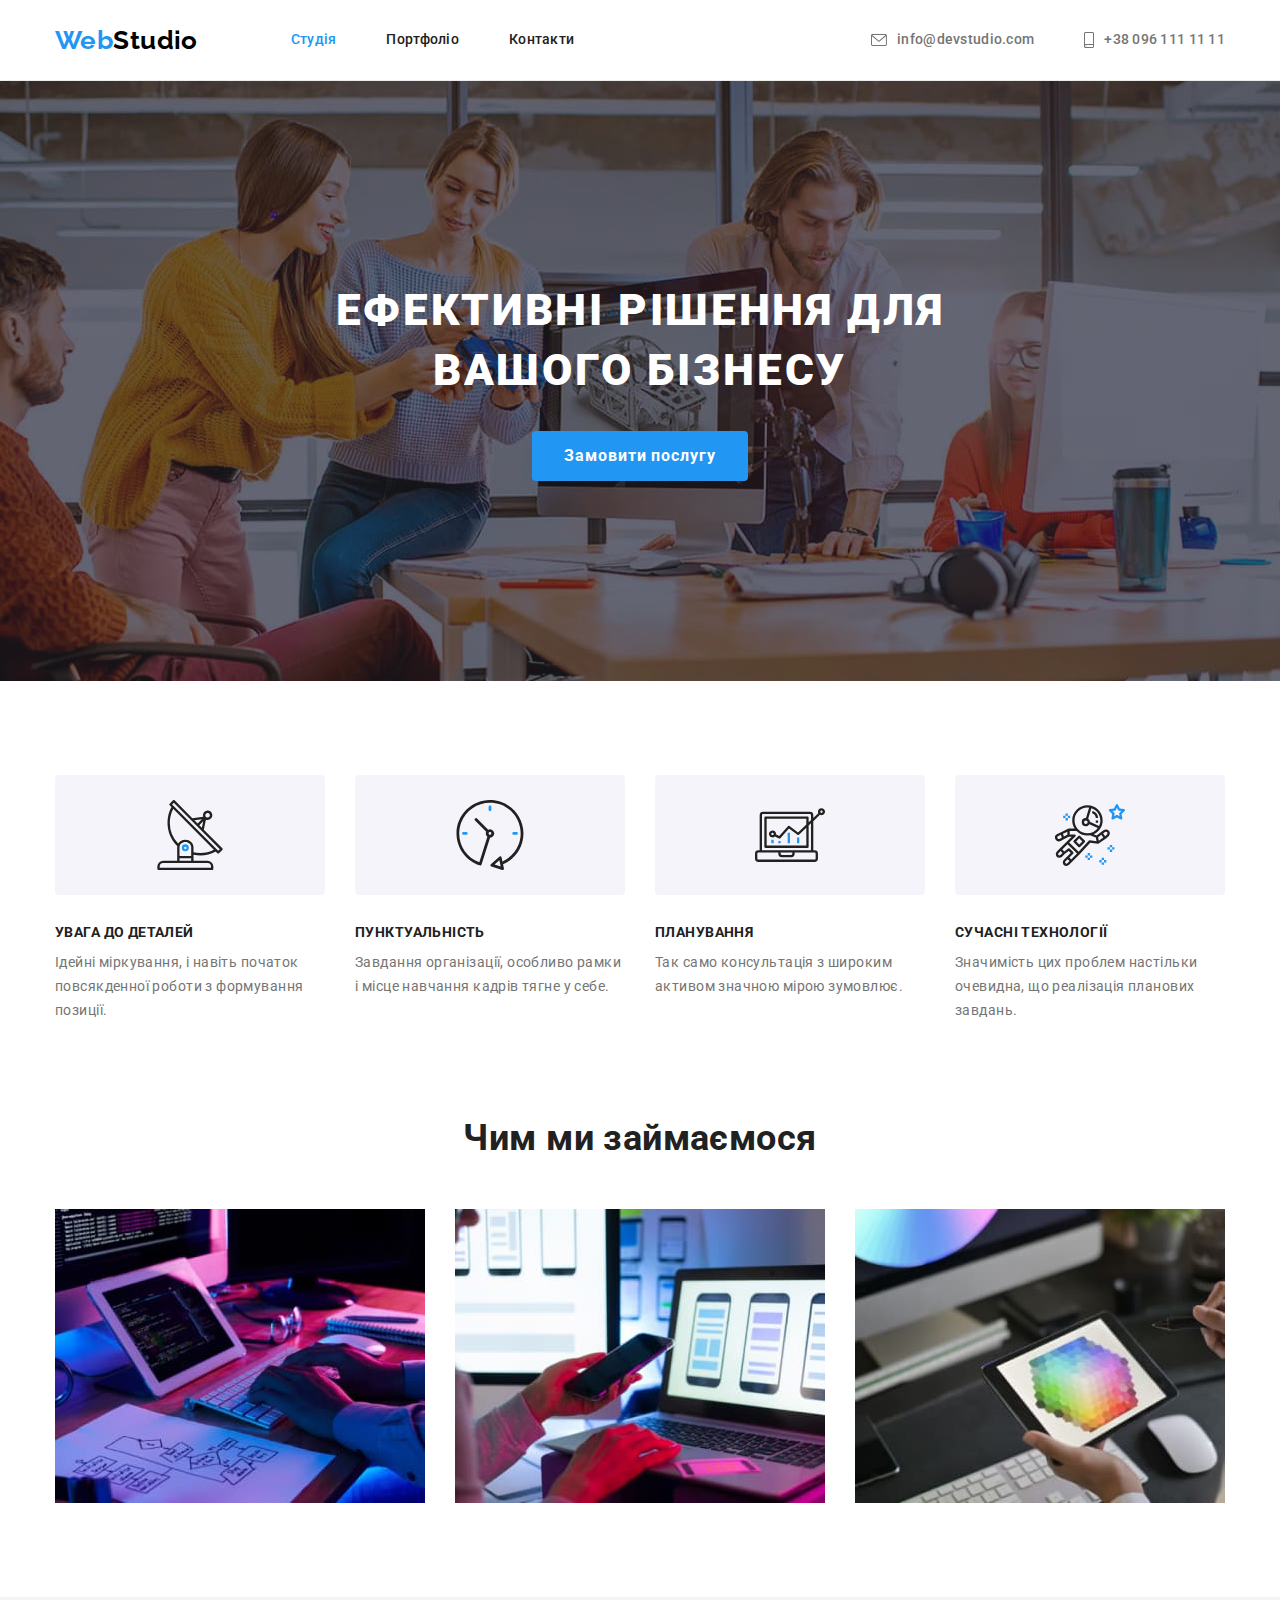
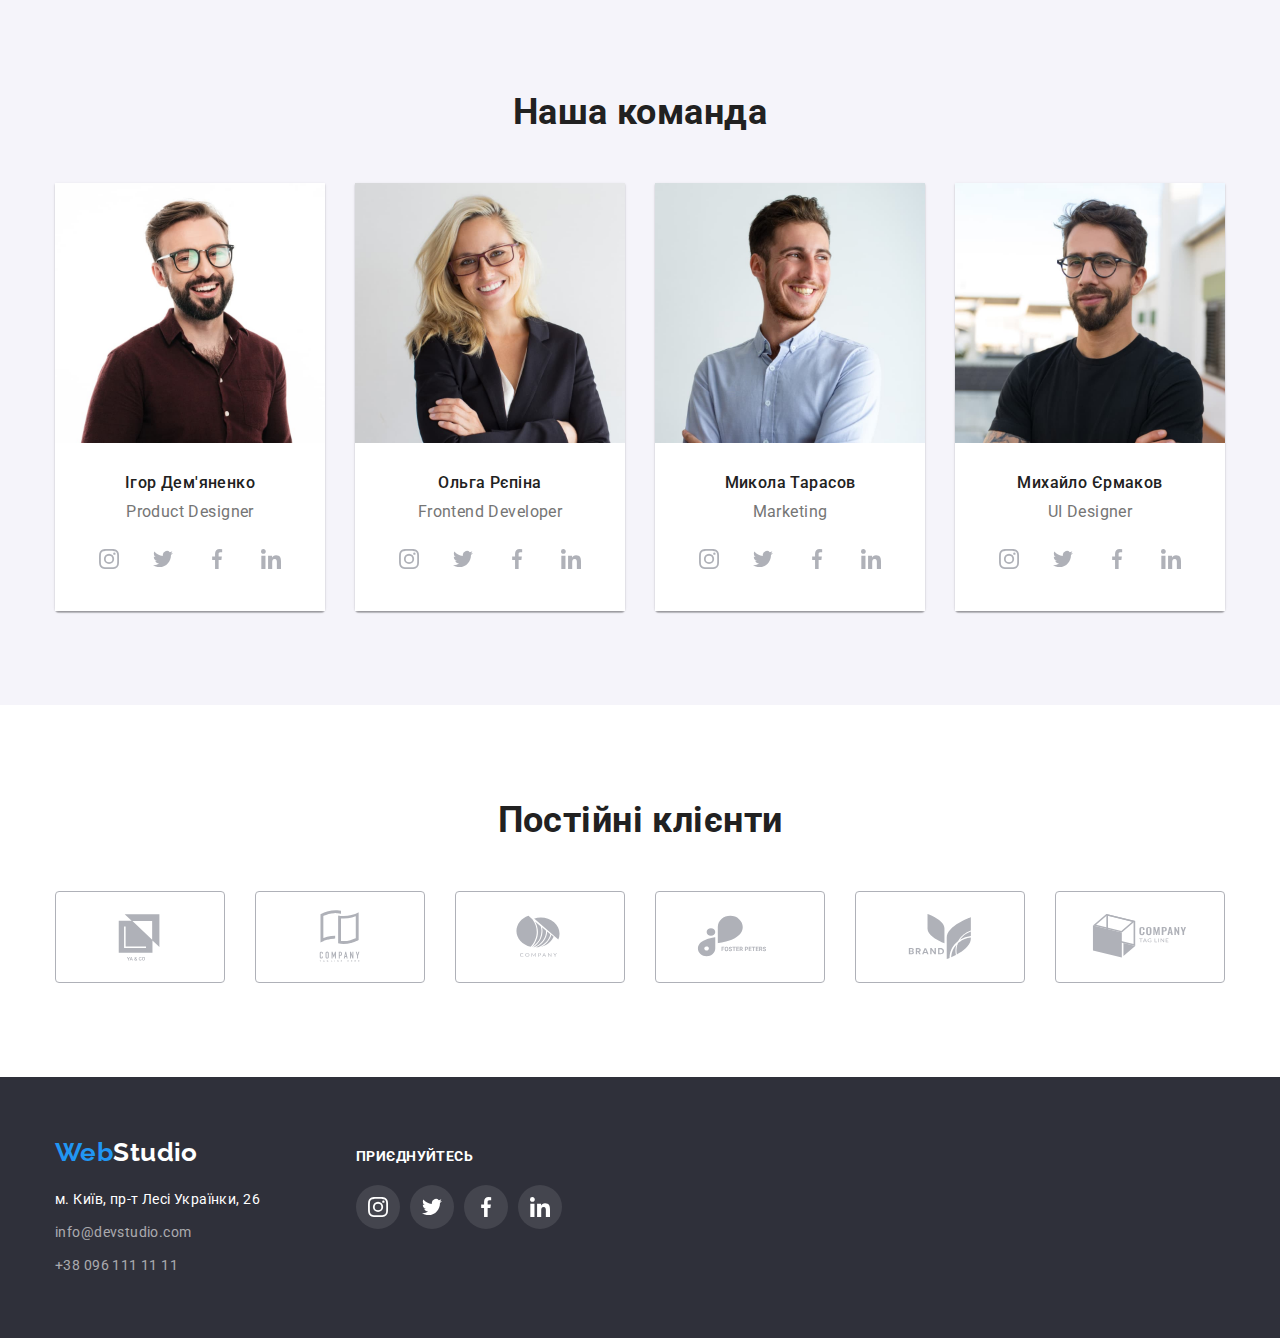
<file: index.html>
<!DOCTYPE html>
<html lang="uk">
  <head>
    <meta charset="UTF-8" />
    <meta http-equiv="X-UA-Compatible" content="IE=edge" />
    <meta name="viewport" content="width=device-width, initial-scale=1.0" />
    <title>Студія</title>
    <link
      rel="stylesheet"
      href="https://cdnjs.cloudflare.com/ajax/libs/modern-normalize/1.1.0/modern-normalize.min.css"
    />
    <link rel="preconnect" href="https://fonts.googleapis.com" />
    <link rel="preconnect" href="https://fonts.gstatic.com" crossorigin />
    <link
      href="https://fonts.googleapis.com/css2?family=Raleway:wght@700&family=Roboto:wght@400;500;700;900&display=swap"
      rel="stylesheet"
    />
    <link rel="stylesheet" href="./css/styles.css" />
  </head>
  <body>
    <header class="header">
      <div class="container header-wrap">
        <nav class="nav">
          <a class="logo" href="./index.html" lang="en"><span>Web</span>Studio</a>
          <ul class="list site-nav">
            <li class="nav-item"><a class="link current" href="./index.html">Студія</a></li>
            <li class="nav-item"><a class="link" href="./portfolio.html">Портфоліо</a></li>
            <li class="nav-item"><a class="link" href="">Контакти</a></li>
          </ul>
        </nav>

        <ul class="list header-contacts">
          <li class="contacts-item">
            <a
              class="link contacts-link"
              href="mailto:info@devstudio.com"
              aria-label="mail"
              lang="en"
            >
              <svg class="contacts-icon" width="16" height="12">
                <use href="./images/icons.svg#envelope"></use>
              </svg>
              info@devstudio.com</a
            >
          </li>
          <li class="contacts-item">
            <a class="link contacts-link" href="tel:+380961111111" area-label="phone">
              <svg class="contacts-icon" width="10" height="16">
                <use href="./images/icons.svg#smartphone"></use>
              </svg>
              +38 096 111 11 11</a
            >
          </li>
        </ul>
      </div>
    </header>

    <main>
      <!-- Hero -->

      <section class="section hero">
        <div class="hero-wrap">
          <h1 class="hero-title">Ефективні рішення для вашого бізнесу</h1>
          <button class="hero-btn" type="button">Замовити послугу</button>
        </div>
      </section>

      <!-- Benefits -->

      <section class="section benefits">
        <div class="container benefits-wrap">
          <h2 class="benefits-title">Особливості</h2>
          <ul class="list benefits-list">
            <li class="benefits-item">
              <div class="benefits-icon-wrap">
                <svg class="benefits-icon" width="70" height="70">
                  <use href="./images/icons.svg#antenna"></use>
                </svg>
              </div>
              <h3 class="title benefits-subtitle">УВАГА ДО ДЕТАЛЕЙ</h3>
              <p>Ідейні міркування, і навіть початок повсякденної роботи з формування позиції.</p>
            </li>
            <li class="benefits-item">
              <div class="benefits-icon-wrap">
                <svg class="benefits-icon" width="70" height="70">
                  <use href="./images/icons.svg#clock"></use>
                </svg>
              </div>
              <h3 class="title benefits-subtitle">ПУНКТУАЛЬНІСТЬ</h3>
              <p>Завдання організації, особливо рамки і місце навчання кадрів тягне у себе.</p>
            </li>
            <li class="benefits-item">
              <div class="benefits-icon-wrap">
                <svg class="benefits-icon" width="70" height="70">
                  <use href="./images/icons.svg#diagram"></use>
                </svg>
              </div>
              <h3 class="title benefits-subtitle">ПЛАНУВАННЯ</h3>
              <p>Так само консультація з широким активом значною мірою зумовлює.</p>
            </li>
            <li class="benefits-item">
              <div class="benefits-icon-wrap">
                <svg class="benefits-icon" width="70" height="70">
                  <use href="./images/icons.svg#astronaut"></use>
                </svg>
              </div>
              <h3 class="title benefits-subtitle">СУЧАСНІ ТЕХНОЛОГІЇ</h3>
              <p>Значимість цих проблем настільки очевидна, що реалізація планових завдань.</p>
            </li>
          </ul>
        </div>
      </section>

      <!-- Examples -->

      <section class="section examples">
        <div class="container examples-wrap">
          <h2 class="examples-title">Чим ми займаємося</h2>
          <ul class="list examples-list">
            <li><img src="./images/layout.jpg" alt="Верстка" width="370" /></li>
            <li><img src="./images/design.jpg" alt="Дизайн" width="370" /></li>
            <li><img src="./images/styles.jpg" alt="Стилізація" width="370" /></li>
          </ul>
        </div>
      </section>

      <!-- Team -->

      <section class="section team">
        <div class="container team-wrap">
          <h2 class="team-title">Наша команда</h2>
          <ul class="list team-list">
            <li class="team-item">
              <img src="./images/igor.jpg" alt="Портрет Ігор Дем'яненко" width="270" />
              <div class="team-members-wrap">
                <h3 class="title team-subtitle">Ігор Дем'яненко</h3>
                <p class="text team-text" lang="en">Product Designer</p>
                <ul class="social-list">
                  <li class="social-item">
                    <a
                      class="social-link"
                      href="https://www.instagram.com/"
                      target="_blank"
                      rel="noopener noreferrer"
                      area-label="instagram"
                    >
                      <svg class="social-icon" width="20" height="20">
                        <use href="./images/icons.svg#instagram"></use>
                      </svg>
                    </a>
                  </li>
                  <li class="social-item">
                    <a
                      class="social-link"
                      href="https://www.twitter.com/"
                      target="_blank"
                      rel="noopener noreferrer"
                      area-label="twitter"
                    >
                      <svg class="social-icon" width="20" height="20">
                        <use href="./images/icons.svg#twitter"></use>
                      </svg>
                    </a>
                  </li>
                  <li class="social-item">
                    <a
                      class="social-link"
                      href="https://www.facebook.com/"
                      target="_blank"
                      rel="noopener noreferrer"
                      area-label="facebook"
                    >
                      <svg class="social-icon" width="20" height="20">
                        <use href="./images/icons.svg#facebook"></use>
                      </svg>
                    </a>
                  </li>
                  <li class="social-item">
                    <a
                      class="social-link"
                      href="https://www.linkedin.com/"
                      target="_blank"
                      rel="noopener noreferrer"
                      area-label="linkedin"
                    >
                      <svg class="social-icon" width="20" height="20">
                        <use href="./images/icons.svg#linkedin"></use>
                      </svg>
                    </a>
                  </li>
                </ul>
              </div>
            </li>
            <li class="team-item">
              <img src="./images/olga.jpg" alt="Портрет Ольга Рєпіна" width="270" />
              <div class="team-members-wrap">
                <h3 class="title team-subtitle">Ольга Рєпіна</h3>
                <p class="text team-text" lang="en">Frontend Developer</p>
                <ul class="social-list">
                  <li class="social-item">
                    <a
                      class="social-link"
                      href="https://www.instagram.com/"
                      target="_blank"
                      rel="noopener noreferrer"
                      area-label="instagram"
                    >
                      <svg class="social-icon" width="20" height="20">
                        <use href="./images/icons.svg#instagram"></use>
                      </svg>
                    </a>
                  </li>
                  <li class="social-item">
                    <a
                      class="social-link"
                      href="https://www.twitter.com/"
                      target="_blank"
                      rel="noopener noreferrer"
                      area-label="twitter"
                    >
                      <svg class="social-icon" width="20" height="20">
                        <use href="./images/icons.svg#twitter"></use>
                      </svg>
                    </a>
                  </li>
                  <li class="social-item">
                    <a
                      class="social-link"
                      href="https://www.facebook.com/"
                      target="_blank"
                      rel="noopener noreferrer"
                      area-label="facebook"
                    >
                      <svg class="social-icon" width="20" height="20">
                        <use href="./images/icons.svg#facebook"></use>
                      </svg>
                    </a>
                  </li>
                  <li class="social-item">
                    <a
                      class="social-link"
                      href="https://www.linkedin.com/"
                      target="_blank"
                      rel="noopener noreferrer"
                      area-label="linkedin"
                    >
                      <svg class="social-icon" width="20" height="20">
                        <use href="./images/icons.svg#linkedin"></use>
                      </svg>
                    </a>
                  </li>
                </ul>
              </div>
            </li>
            <li class="team-item">
              <img src="./images/mykola.jpg" alt="Портрет Микола Тарасов" width="270" />
              <div class="team-members-wrap">
                <h3 class="title team-subtitle">Микола Тарасов</h3>
                <p class="text team-text" lang="en">Marketing</p>
                <ul class="social-list">
                  <li class="social-item">
                    <a
                      class="social-link"
                      href="https://www.instagram.com/"
                      target="_blank"
                      rel="noopener noreferrer"
                      area-label="instagram"
                    >
                      <svg class="social-icon" width="20" height="20">
                        <use href="./images/icons.svg#instagram"></use>
                      </svg>
                    </a>
                  </li>
                  <li class="social-item">
                    <a
                      class="social-link"
                      href="https://www.twitter.com/"
                      target="_blank"
                      rel="noopener noreferrer"
                      area-label="twitter"
                    >
                      <svg class="social-icon" width="20" height="20">
                        <use href="./images/icons.svg#twitter"></use>
                      </svg>
                    </a>
                  </li>
                  <li class="social-item">
                    <a
                      class="social-link"
                      href="https://www.facebook.com/"
                      target="_blank"
                      rel="noopener noreferrer"
                      area-label="facebook"
                    >
                      <svg class="social-icon" width="20" height="20">
                        <use href="./images/icons.svg#facebook"></use>
                      </svg>
                    </a>
                  </li>
                  <li class="social-item">
                    <a
                      class="social-link"
                      href="https://www.linkedin.com/"
                      target="_blank"
                      rel="noopener noreferrer"
                      area-label="linkedin"
                    >
                      <svg class="social-icon" width="20" height="20">
                        <use href="./images/icons.svg#linkedin"></use>
                      </svg>
                    </a>
                  </li>
                </ul>
              </div>
            </li>
            <li class="team-item">
              <img src="./images/mykhaylo.jpg" alt="Портрет Михайло Єрмаков" width="270" />
              <div class="team-members-wrap">
                <h3 class="title team-subtitle">Михайло Єрмаков</h3>
                <p class="text team-text" lang="en">UI Designer</p>
                <ul class="social-list">
                  <li class="social-item">
                    <a
                      class="social-link"
                      href="https://www.instagram.com/"
                      target="_blank"
                      rel="noopener noreferrer"
                      area-label="instagram"
                    >
                      <svg class="social-icon" width="20" height="20">
                        <use href="./images/icons.svg#instagram"></use>
                      </svg>
                    </a>
                  </li>
                  <li class="social-item">
                    <a
                      class="social-link"
                      href="https://www.twitter.com/"
                      target="_blank"
                      rel="noopener noreferrer"
                      area-label="twitter"
                    >
                      <svg class="social-icon" width="20" height="20">
                        <use href="./images/icons.svg#twitter"></use>
                      </svg>
                    </a>
                  </li>
                  <li class="social-item">
                    <a
                      class="social-link"
                      href="https://www.facebook.com/"
                      target="_blank"
                      rel="noopener noreferrer"
                      area-label="facebook"
                    >
                      <svg class="social-icon" width="20" height="20">
                        <use href="./images/icons.svg#facebook"></use>
                      </svg>
                    </a>
                  </li>
                  <li class="social-item">
                    <a
                      class="social-link"
                      href="https://www.linkedin.com/"
                      target="_blank"
                      rel="noopener noreferrer"
                      area-label="linkedin"
                    >
                      <svg class="social-icon" width="20" height="20">
                        <use href="./images/icons.svg#linkedin"></use>
                      </svg>
                    </a>
                  </li>
                </ul>
              </div>
            </li>
          </ul>
        </div>
      </section>

      <!-- Clients -->

      <section class="section clients">
        <div class="container clients-wrap">
          <h2 class="clients-title">Постійні клієнти</h2>
          <ul class="clients-list">
            <li class="clients-item">
              <a class="clients-link" href="" area-label="client1">
                <svg class="clients-icon" width="106" height="60">
                  <use href="./images/icons.svg#logo1"></use>
                </svg>
              </a>
            </li>
            <li class="clients-item">
              <a class="clients-link" href="" area-label="client2">
                <svg class="clients-icon" width="106" height="60">
                  <use href="./images/icons.svg#logo2"></use>
                </svg>
              </a>
            </li>
            <li class="clients-item">
              <a class="clients-link" href="" area-label="client3">
                <svg class="clients-icon" width="106" height="60">
                  <use href="./images/icons.svg#logo3"></use>
                </svg>
              </a>
            </li>
            <li class="clients-item">
              <a class="clients-link" href="" area-label="client4">
                <svg class="clients-icon" width="106" height="60">
                  <use href="./images/icons.svg#logo4"></use>
                </svg>
              </a>
            </li>
            <li class="clients-item">
              <a class="clients-link" href="" area-label="client5">
                <svg class="clients-icon" width="106" height="60">
                  <use href="./images/icons.svg#logo5"></use>
                </svg>
              </a>
            </li>
            <li class="clients-item">
              <a class="clients-link" href="" area-label="client6">
                <svg class="clients-icon" width="106" height="60">
                  <use href="./images/icons.svg#logo6"></use>
                </svg>
              </a>
            </li>
          </ul>
        </div>
      </section>
    </main>

    <footer class="footer">
      <div class="container footer-wrap">
        <div class="footer-address-wrap">
          <a class="logo" href="./index.html" lang="en"><span>Web</span>Studio</a>
          <address>
            <ul class="list footer-list">
              <li class="footer-list-item">
                <a
                  class="location"
                  href="https://goo.gl/maps/Taf8EiEHnWQmHK9a6"
                  target="_blank"
                  rel="noopener noreferrer"
                  >м. Київ, пр-т Лесі Українки, 26</a
                >
              </li>
              <li class="footer-list-item">
                <a class="link" href="mailto:info@devstudio.com" lang="en">info@devstudio.com</a>
              </li>
              <li class="footer-list-item">
                <a class="link" href="tel:+380961111111">+38 096 111 11 11</a>
              </li>
            </ul>
          </address>
        </div>
        <div class="footer-social-wrap">
          <p class="footer-text">приєднуйтесь</p>
          <ul class="footer-social-list">
            <li class="footer-social-item">
              <a
                class="footer-social-link"
                href="https://www.instagram.com/"
                target="_blank"
                rel="noopener noreferrer"
                area-label="instagram"
              >
                <svg class="footer-social-icon" width="20" height="20">
                  <use href="./images/icons.svg#instagram"></use>
                </svg>
              </a>
            </li>
            <li class="footer-social-item">
              <a
                class="footer-social-link"
                href="https://www.twitter.com/"
                target="_blank"
                rel="noopener noreferrer"
                area-label="twitter"
              >
                <svg class="footer-social-icon" width="20" height="20">
                  <use href="./images/icons.svg#twitter"></use>
                </svg>
              </a>
            </li>
            <li class="footer-social-item">
              <a
                class="footer-social-link"
                href="https://www.facebook.com/"
                target="_blank"
                rel="noopener noreferrer"
                area-label="facebook"
              >
                <svg class="footer-social-icon" width="20" height="20">
                  <use href="./images/icons.svg#facebook"></use>
                </svg>
              </a>
            </li>
            <li class="footer-social-item">
              <a
                class="footer-social-link"
                href="https://www.linkedin.com/"
                target="_blank"
                rel="noopener noreferrer"
                area-label="linkedin"
              >
                <svg class="footer-social-icon" width="20" height="20">
                  <use href="./images/icons.svg#linkedin"></use>
                </svg>
              </a>
            </li>
          </ul>
        </div>
      </div>
    </footer>
  </body>
</html>
</file>
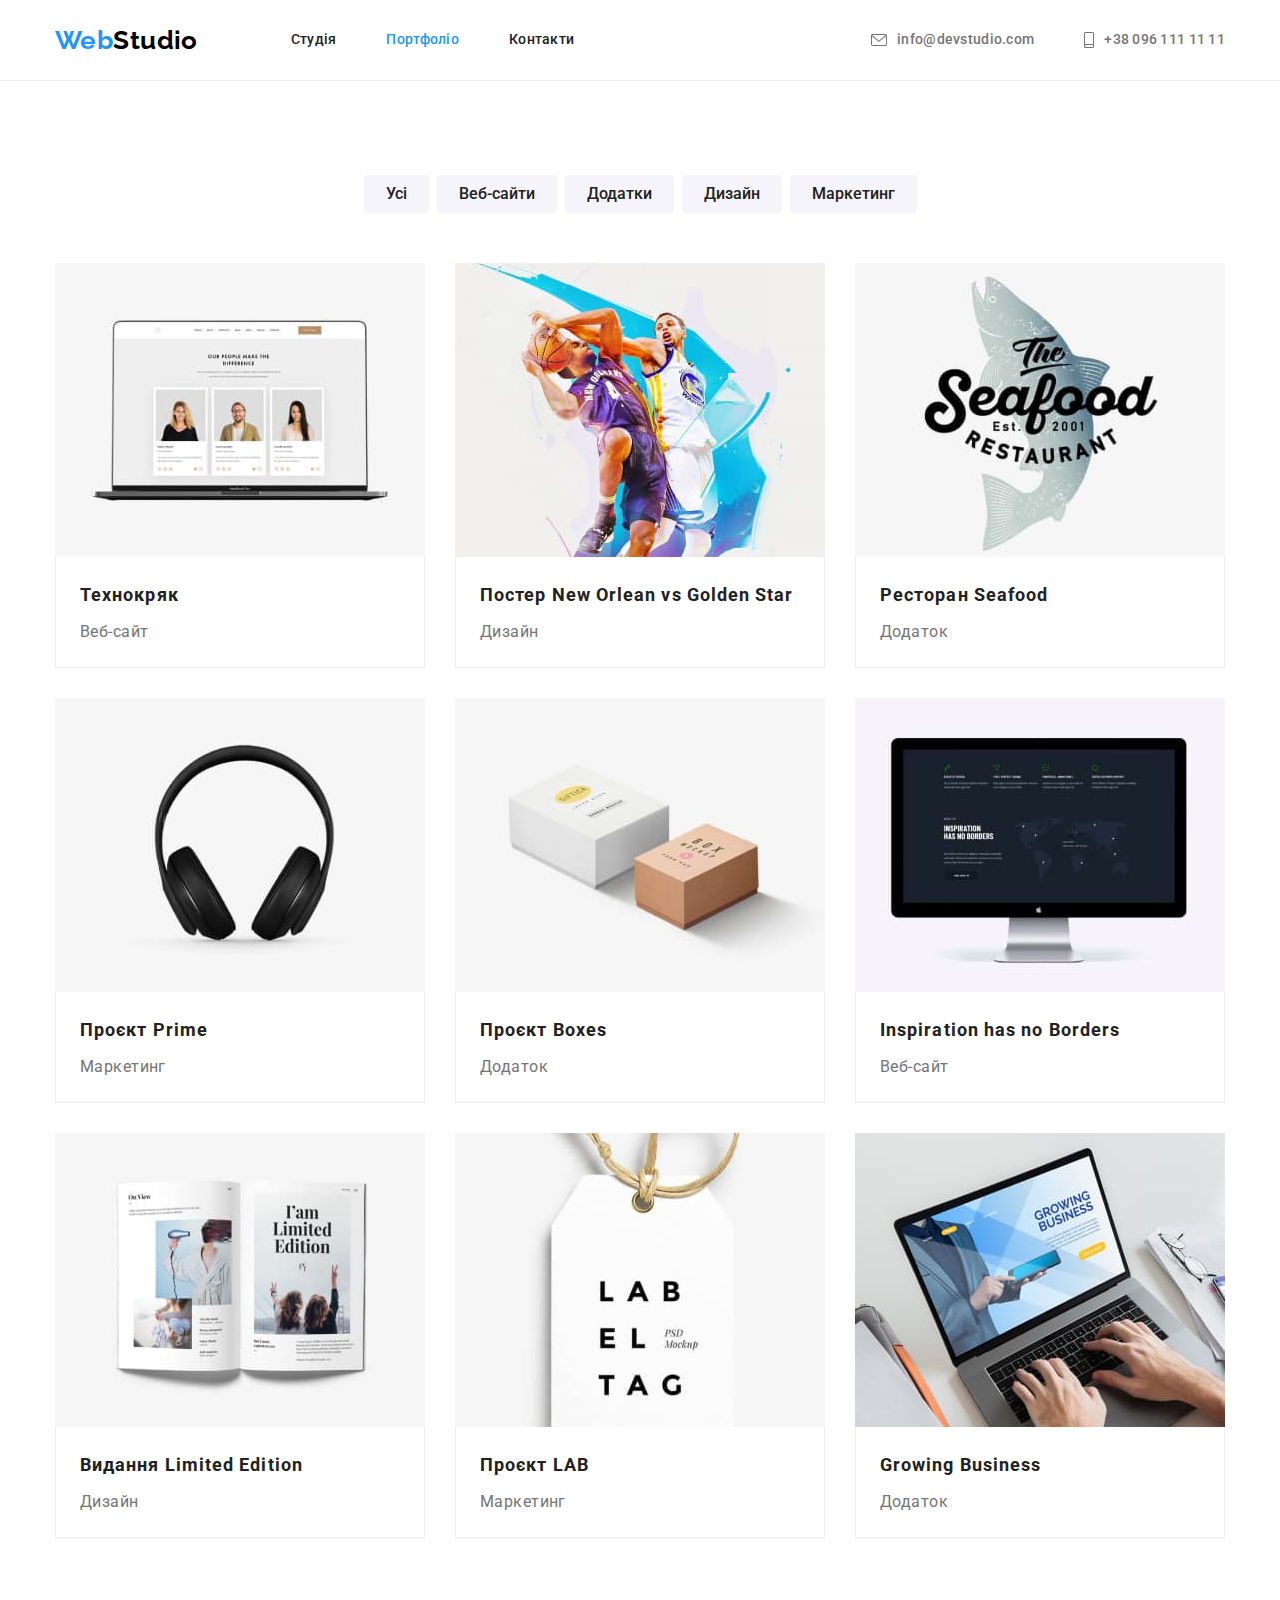
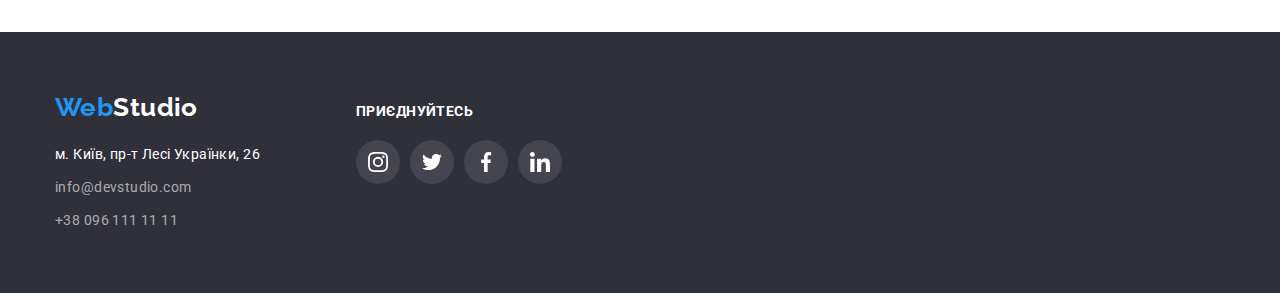
<file: portfolio.html>
<!DOCTYPE html>
<html lang="uk">
  <head>
    <meta charset="UTF-8" />
    <meta http-equiv="X-UA-Compatible" content="IE=edge" />
    <meta name="viewport" content="width=device-width, initial-scale=1.0" />
    <title>Студія</title>
    <link
      rel="stylesheet"
      href="https://cdnjs.cloudflare.com/ajax/libs/modern-normalize/1.1.0/modern-normalize.min.css"
    />
    <link rel="preconnect" href="https://fonts.googleapis.com" />
    <link rel="preconnect" href="https://fonts.gstatic.com" crossorigin />
    <link
      href="https://fonts.googleapis.com/css2?family=Raleway:wght@700&family=Roboto:wght@400;500;700;900&display=swap"
      rel="stylesheet"
    />
    <link rel="stylesheet" href="./css/styles.css" />
  </head>
  <body>
    <header class="header">
      <div class="container header-wrap">
        <nav class="nav">
          <a class="logo" href="./index.html" lang="en"><span>Web</span>Studio</a>
          <ul class="list site-nav">
            <li class="nav-item"><a class="link" href="./index.html">Студія</a></li>
            <li class="nav-item"><a class="link current" href="./portfolio.html">Портфоліо</a></li>
            <li class="nav-item"><a class="link" href="">Контакти</a></li>
          </ul>
        </nav>

        <ul class="list header-contacts">
          <li class="contacts-item">
            <a
              class="link contacts-link"
              href="mailto:info@devstudio.com"
              aria-label="mail"
              lang="en"
            >
              <svg class="contacts-icon" width="16" height="12">
                <use href="./images/icons.svg#envelope"></use>
              </svg>
              info@devstudio.com</a
            >
          </li>
          <li class="contacts-item">
            <a class="link contacts-link" href="tel:+380961111111">
              <svg class="contacts-icon" width="10" height="16">
                <use href="./images/icons.svg#smartphone"></use>
              </svg>
              +38 096 111 11 11</a
            >
          </li>
        </ul>
      </div>
    </header>

    <main>
      <!-- Filter -->

      <section class="section portfolio">
        <div class="container portfolio-filter-wrap">
          <h1 class="portfolio-main-title">Портфоліо</h1>
          <ul class="list filter-list">
            <li><button type="button" class="filter-btn">Усі</button></li>
            <li><button type="button" class="filter-btn">Веб-сайти</button></li>
            <li><button type="button" class="filter-btn">Додатки</button></li>
            <li><button type="button" class="filter-btn">Дизайн</button></li>
            <li><button type="button" class="filter-btn">Маркетинг</button></li>
          </ul>
        </div>

        <!-- Portfolio -->

        <div class="container portfolio-list-wrap">
          <ul class="list portfolio-list">
            <li class="portfolio-item">
              <a class="link portfolio-link" href="">
                <img src="./images/technocryack.jpg" alt="Макбук з фото команди" width="370" />
                <div class="portfolio-item-inner">
                  <h2 class="title portfolio-title">Технокряк</h2>
                  <p class="text">Веб-сайт</p>
                </div>
              </a>
            </li>
            <li class="portfolio-item">
              <a class="link portfolio-link" href="">
                <img src="./images/poster.jpg" alt="Баскетболісти в боротьбі" width="370" />
                <div class="portfolio-item-inner">
                  <h2 class="title portfolio-title">
                    Постер <span lang="en">New Orlean vs Golden Star</span>
                  </h2>
                  <p class="text">Дизайн</p>
                </div>
              </a>
            </li>
            <li class="portfolio-item">
              <a class="link portfolio-link" href="">
                <img src="./images/restaurant.jpg" alt="Логотип ресторану" width="370" />
                <div class="portfolio-item-inner">
                  <h2 class="title portfolio-title">Ресторан <span lang="en">Seafood</span></h2>
                  <p class="text">Додаток</p>
                </div>
              </a>
            </li>
            <li class="portfolio-item">
              <a class="link portfolio-link" href="">
                <img src="./images/project-prime.jpg" alt="Навушники" width="370" />
                <div class="portfolio-item-inner">
                  <h2 class="title portfolio-title">Проєкт <span lang="en">Prime</span></h2>
                  <p class="text">Маркетинг</p>
                </div>
              </a>
            </li>
            <li class="portfolio-item">
              <a class="link portfolio-link" href="">
                <img src="./images/project-boxes.jpg" alt="Дві картонні коробки" width="370" />
                <div class="portfolio-item-inner">
                  <h2 class="title portfolio-title">Проєкт <span lang="en">Boxes</span></h2>
                  <p class="text">Додаток</p>
                </div>
              </a>
            </li>
            <li class="portfolio-item">
              <a class="link portfolio-link" href="">
                <img src="./images/inspiration.jpg" alt="iMac" width="370" />
                <div class="portfolio-item-inner">
                  <h2 class="title portfolio-title" lang="en">Inspiration has no Borders</h2>
                  <p class="text">Веб-сайт</p>
                </div>
              </a>
            </li>
            <li class="portfolio-item">
              <a class="link portfolio-link" href="">
                <img src="./images/edition.jpg" alt="Журнал" width="370" />
                <div class="portfolio-item-inner">
                  <h2 class="title portfolio-title">
                    Видання <span lang="en">Limited Edition</span>
                  </h2>
                  <p class="text">Дизайн</p>
                </div>
              </a>
            </li>
            <li class="portfolio-item">
              <a class="link portfolio-link" href="">
                <img src="./images/project-lab.jpg" alt="Етикетка" width="370" />
                <div class="portfolio-item-inner">
                  <h2 class="title portfolio-title">Проєкт <span lang="en">LAB</span></h2>
                  <p class="text">Маркетинг</p>
                </div>
              </a>
            </li>
            <li class="portfolio-item">
              <a class="link portfolio-link" href="">
                <img src="./images/growing-business.jpg" alt="Ноутбук" width="370" />
                <div class="portfolio-item-inner">
                  <h2 class="title portfolio-title" lang="en">Growing Business</h2>
                  <p class="text">Додаток</p>
                </div>
              </a>
            </li>
          </ul>
        </div>
      </section>
    </main>

    <footer class="footer">
      <div class="container footer-wrap">
        <div class="footer-address-wrap">
          <a class="logo" href="./index.html" lang="en"><span>Web</span>Studio</a>
          <address>
            <ul class="list footer-list">
              <li class="footer-list-item">
                <a
                  class="location"
                  href="https://goo.gl/maps/Taf8EiEHnWQmHK9a6"
                  target="_blank"
                  rel="noopener noreferrer"
                  >м. Київ, пр-т Лесі Українки, 26</a
                >
              </li>
              <li class="footer-list-item">
                <a class="link" href="mailto:info@devstudio.com" lang="en">info@devstudio.com</a>
              </li>
              <li class="footer-list-item">
                <a class="link" href="tel:+380961111111">+38 096 111 11 11</a>
              </li>
            </ul>
          </address>
        </div>
        <div class="footer-social-wrap">
          <p class="footer-text">приєднуйтесь</p>
          <ul class="footer-social-list">
            <li class="footer-social-item">
              <a
                class="footer-social-link"
                href="https://www.instagram.com/"
                target="_blank"
                rel="noopener noreferrer"
                area-label="instagram"
              >
                <svg class="footer-social-icon" width="20" height="20">
                  <use href="./images/icons.svg#instagram"></use>
                </svg>
              </a>
            </li>
            <li class="footer-social-item">
              <a
                class="footer-social-link"
                href="https://www.twitter.com/"
                target="_blank"
                rel="noopener noreferrer"
                area-label="twitter"
              >
                <svg class="footer-social-icon" width="20" height="20">
                  <use href="./images/icons.svg#twitter"></use>
                </svg>
              </a>
            </li>
            <li class="footer-social-item">
              <a
                class="footer-social-link"
                href="https://www.facebook.com/"
                target="_blank"
                rel="noopener noreferrer"
                area-label="facebook"
              >
                <svg class="footer-social-icon" width="20" height="20">
                  <use href="./images/icons.svg#facebook"></use>
                </svg>
              </a>
            </li>
            <li class="footer-social-item">
              <a
                class="footer-social-link"
                href="https://www.linkedin.com/"
                target="_blank"
                rel="noopener noreferrer"
                area-label="linkedin"
              >
                <svg class="footer-social-icon" width="20" height="20">
                  <use href="./images/icons.svg#linkedin"></use>
                </svg>
              </a>
            </li>
          </ul>
        </div>
      </div>
    </footer>
  </body>
</html>
</file>
<file: css/styles.css>
/* основной цвет текста #212121 */
/* вторичный цвет текста #757575 */
/* акцент #2196F3 */
/* белый #ffffff */
/* вторичный цвет фона #F5F4FA */

:root {
  --primary-text-color: #757575;
  --title-text-color: #212121;
  --accent-color: #2196f3;
  --primary-white-color: #ffffff;
  --secondaru-bg-color: #f5f4fa;
  --social-link-color: #afb1b8;
}

ul {
  list-style: none;
  padding: 0;
  margin: 0;
}

a {
  text-decoration: none;
  color: inherit;
}

h1,
h2,
h3,
h4,
h5,
h6 {
  margin: 0;
}

p {
  margin: 0;
}

address {
  font-style: normal;
}

button {
  font-family: inherit;
  padding: 0;
  margin: 0;
}

img {
  display: block;
  max-width: 100%;
  height: auto;
}

body {
  font-family: Roboto, sans-serif;
  letter-spacing: 0.03em;
  font-size: 14px;
  line-height: 1.71;
  background-color: var(--primary-white-color);
  color: var(--primary-text-color);
}

.container {
  margin-left: auto;
  margin-right: auto;
  width: 1200px;
  padding-left: 15px;
  padding-right: 15px;
  /* outline: 2px solid tomato; */
}

.section {
  padding-top: 94px;
  padding-bottom: 94px;
}

/* Logo */

.logo {
  margin-right: 93px;

  font-family: Raleway, sans-serif;
  font-weight: 700;
  font-size: 26px;
  line-height: 1.19;
  color: #000000;
}

.logo > span {
  color: #2196f3;
}

/* Header */

.header {
  border-bottom: 1px solid #ececec;
}

.header-wrap {
  display: flex;
  align-items: center;
}

.nav {
  display: flex;
  align-items: center;
}

.site-nav {
  display: flex;

  font-weight: 500;
  font-size: 14px;
  line-height: 1.14;
  letter-spacing: 0.02em;
  color: var(--title-text-color);
}

.nav-item:not(:last-child) {
  margin-right: 50px;
}

.site-nav .link {
  display: block;
  padding-top: 32px;
  padding-bottom: 32px;

  color: var(--title-text-color);
}

.site-nav .link:hover,
.site-nav .link:focus {
  color: var(--accent-color);
}

.site-nav .link.current {
  color: var(--accent-color);
}

.header-contacts {
  display: flex;
  margin-left: auto;
}

.contacts-item:not(:last-child) {
  margin-right: 50px;
}

.contacts-link {
  display: flex;
  align-items: center;
  padding-top: 32px;
  padding-bottom: 32px;

  font-weight: 500;
  font-size: 14px;
  line-height: 1.14;
  letter-spacing: 0.02em;
  color: var(--primary-text-color);
}

.contacts-link:hover,
.contacts-link:focus {
  color: var(--accent-color);
}

.contacts-icon {
  fill: currentColor;
  margin-right: 10px;
}

/* Hero */

.hero {
  margin: 0 auto;
  padding-top: 200px;
  padding-bottom: 200px;
  max-width: 1600px;

  background-image: linear-gradient(rgba(47, 48, 58, 0.4), rgba(47, 48, 58, 0.4)),
    url('../images/herobg.jpg');
  background-repeat: no-repeat;
  background-size: cover;
  background-position: center;
}

.hero-title {
  margin-left: auto;
  margin-right: auto;
  margin-bottom: 30px;
  width: 696px;

  font-weight: 900;
  font-size: 44px;
  line-height: 1.36;
  text-align: center;
  letter-spacing: 0.06em;
  text-transform: uppercase;
  color: var(--primary-white-color);
}

.hero-btn {
  display: flex;
  align-items: center;
  text-align: center;
  margin: auto;
  padding-top: 10px;
  padding-bottom: 10px;
  padding-right: 32px;
  padding-left: 32px;

  font-weight: 700;
  font-size: 16px;
  line-height: 1.88;
  letter-spacing: 0.06em;
  background-color: var(--accent-color);
  color: var(--primary-white-color);

  border-radius: 4px;
  border: none;
  cursor: pointer;
}

/* Benefits */

.benefits-title {
  display: none;
}

.benefits-list {
  display: flex;
  gap: 30px;
}

.benefits-item {
  width: 270px;
}

.benefits-icon-wrap {
  display: flex;
  justify-content: center;
  align-items: center;
  height: 120px;
  margin-bottom: 30px;

  background-color: var(--secondaru-bg-color);

  border-radius: 4px;
}

.benefits-subtitle {
  margin-bottom: 10px;

  font-weight: 700;
  font-size: 14px;
  line-height: 1.14;
  color: var(--title-text-color);
}

/* Examples */

.examples {
  padding-top: 0;
}

.examples-title {
  margin-bottom: 50px;

  font-weight: 700;
  font-size: 36px;
  line-height: 1.17;
  text-align: center;
  color: var(--title-text-color);
}

.examples-list {
  display: flex;
  gap: 30px;
}

/* Team */

.team {
  padding-top: 94px;
  padding-bottom: 94px;
  background-color: #f5f4fa;
}

.team-title {
  margin-bottom: 50px;

  font-weight: 700;
  font-size: 36px;
  line-height: 1.17;
  text-align: center;
  color: var(--title-text-color);
}

.team-list {
  display: flex;
  gap: 30px;
}

.team-item {
  box-shadow: 0px 1px 3px rgba(0, 0, 0, 0.12), 0px 1px 1px rgba(0, 0, 0, 0.14),
    0px 2px 1px rgba(0, 0, 0, 0.2);
  border-radius: 0px 0px 4px 4px;
}

.team-members-wrap {
  padding-top: 30px;
  padding-bottom: 30px;
  text-align: center;

  background-color: #fff;
}

.team-subtitle {
  margin-bottom: 10px;

  font-weight: 500;
  font-size: 16px;
  line-height: 1.19;
  color: var(--title-text-color);
}

.team-text {
  margin-bottom: 16px;

  font-size: 16px;
  line-height: 1.19;
}

.social-list {
  display: flex;
  justify-content: center;
  align-items: center;
  gap: 10px;
}

.social-item {
  display: flex;
  justify-content: center;
  align-items: center;
}

.social-link {
  display: flex;
  justify-content: center;
  align-items: center;
  width: 44px;
  height: 44px;

  color: var(--social-link-color);

  border-radius: 50%;
}

.social-icon {
  fill: currentColor;
  transition: fill 250ms ease;
}

.social-link:hover,
.social-link:focus {
  color: var(--primary-white-color);
  background-color: var(--accent-color);
}

/* Clients */

.clients-title {
  margin-bottom: 50px;

  font-weight: 700;
  font-size: 36px;
  line-height: 1.17;
  text-align: center;
  color: var(--title-text-color);
}

.clients-list {
  display: flex;
  gap: 30px;
}

.clients-link {
  display: flex;
  justify-content: center;
  align-items: center;
  width: 170px;
  height: 92px;

  color: var(--social-link-color);

  border: 1px solid var(--social-link-color);
  border-radius: 4px;
}

.clients-link:hover,
.clients-link:focus {
  color: var(--accent-color);
  border: 1px solid var(--accent-color);
}

.clients-icon {
  fill: currentColor;
}

/* Footer */

.footer {
  padding-top: 60px;
  padding-bottom: 60px;

  background-color: #2f303a;
}

.footer-wrap {
  display: flex;
  align-items: baseline;
}

.footer-address-wrap {
  width: 231px;
  margin-right: 70px;
}

.footer .logo {
  display: inline-block;
  margin-bottom: 20px;

  color: var(--primary-white-color);
}

.footer-list-item:not(:last-child) {
  margin-bottom: 9px;
}

.location {
  color: var(--primary-white-color);
}

.location:hover,
.location:focus {
  color: var(--accent-color);
}

.footer .link {
  color: rgba(255, 255, 255, 0.6);
}

.footer .link:hover,
.footer .link:focus {
  color: var(--accent-color);
}

.footer-text {
  margin-bottom: 20px;

  font-weight: 700;
  line-height: 1.14;
  text-transform: uppercase;

  color: var(--primary-white-color);
}

.footer-social-list {
  display: flex;
  justify-content: flex-start;
  align-items: center;
  gap: 10px;
}

.footer-social-item {
  display: flex;
  justify-content: center;
  align-items: center;
}

.footer-social-link {
  display: flex;
  justify-content: center;
  align-items: center;
  width: 44px;
  height: 44px;

  color: var(--primary-white-color);
  background: rgba(255, 255, 255, 0.1);

  border-radius: 50%;
}

.footer-social-icon {
  fill: currentColor;
  transition: fill 250ms ease;
}

.footer-social-link:hover,
.footer-social-link:focus {
  color: var(--primary-white-color);
  background-color: var(--accent-color);
}

/* Portfolio page */

.portfolio-main-title {
  display: none;
}

/* Filter */

.portfolio-filter-wrap {
  margin-bottom: 50px;
  text-align: center;
}

.filter-list {
  display: flex;
  justify-content: center;
  gap: 8px;
}

.filter-btn {
  margin: auto;
  padding-top: 6px;
  padding-bottom: 6px;
  padding-right: 22px;
  padding-left: 22px;

  font-weight: 500;
  font-size: 16px;
  line-height: 1.62;
  text-align: center;
  color: var(--title-text-color);
  background-color: #f5f4fa;

  border: none;
  border-radius: 4px;
  cursor: pointer;
}

.filter-btn:hover,
.filter-btn:focus {
  background-color: var(--accent-color);
  color: var(--primary-white-color);
  box-shadow: 0px 3px 1px rgba(0, 0, 0, 0.1), 0px 1px 2px rgba(0, 0, 0, 0.08),
    0px 2px 2px rgba(0, 0, 0, 0.12);
}

/* Portfolio */

.portfolio-list {
  display: flex;
  flex-wrap: wrap;
  gap: 30px;
}

.portfolio-link:hover {
  display: block;
  box-shadow: 0px 1px 1px rgba(0, 0, 0, 0.12), 0px 4px 4px rgba(0, 0, 0, 0.06),
    1px 4px 6px rgba(0, 0, 0, 0.16);
}

.portfolio-item-inner {
  padding-top: 20px;
  padding-bottom: 20px;
  padding-right: 24px;
  padding-left: 24px;

  background: #ffffff;
  border: 1px solid #eeeeee;
  border-top: none;
}

.portfolio-title {
  margin-bottom: 4px;
}

.portfolio .title {
  font-weight: 700;
  font-size: 18px;
  line-height: 2;
  letter-spacing: 0.06em;
  color: var(--title-text-color);
}

.portfolio .text {
  font-size: 16px;
  line-height: 1.88;
  color: var(--primary-text-color);
}
</file>
